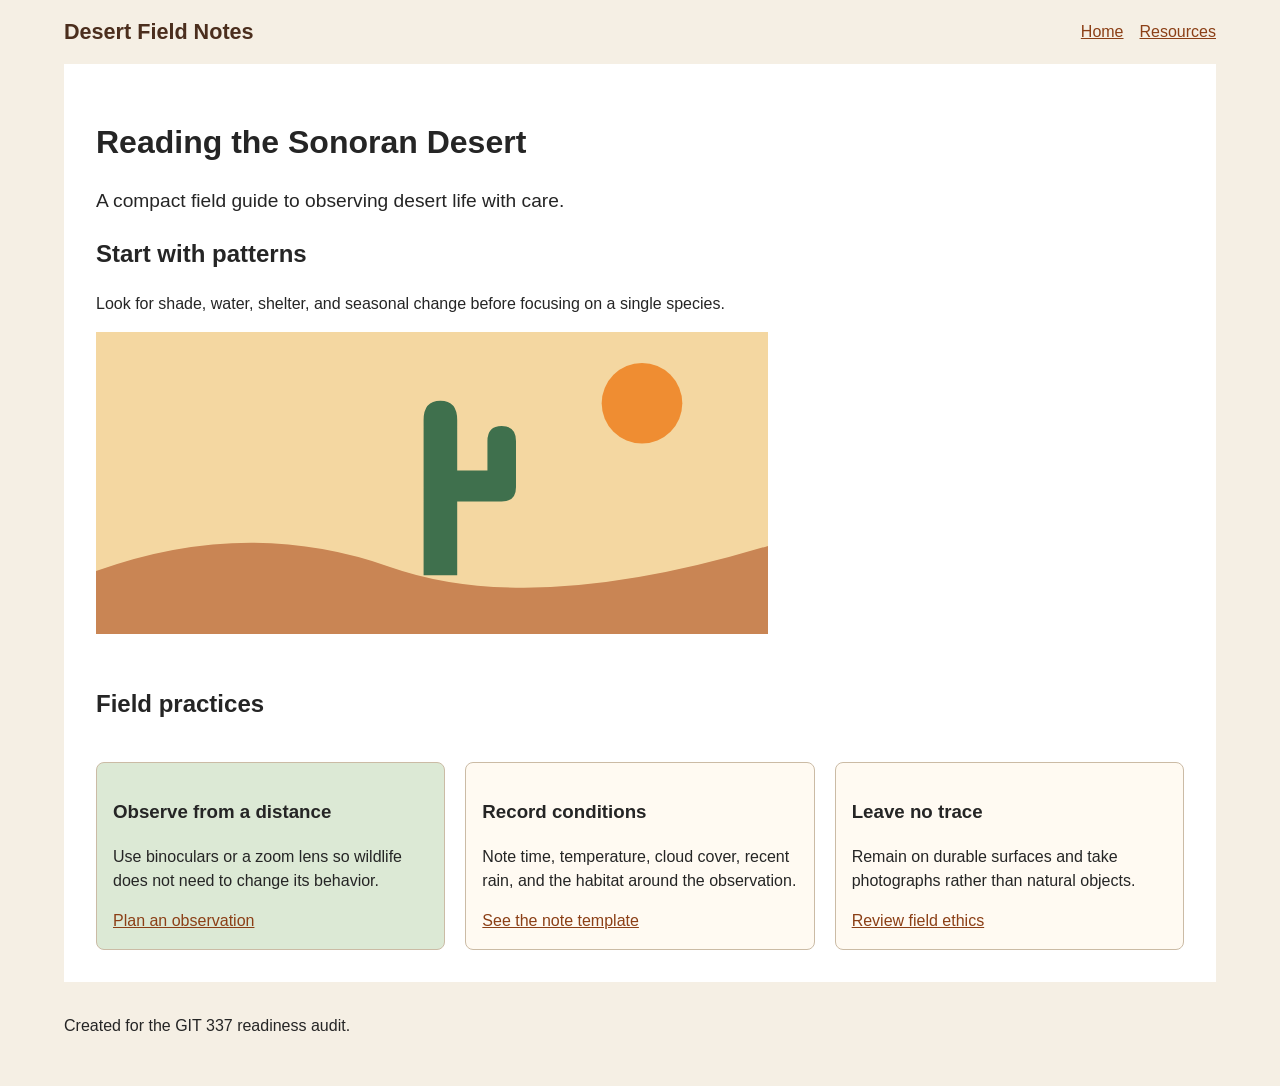
<file: index.html>
<!doctype html>
<html lang="en">
  <head>
    <meta charset="utf-8">
    <meta name="viewport" content="width=device-width, initial-scale=1">
    <title>Desert Field Notes</title>
    <link rel="stylesheet" href="css/styles.css">
  </head>
  <body>
    <header class="site-header">
      <a class="site-name" href="index.html">Desert Field Notes</a>
      <nav aria-label="Primary navigation">
        <ul class="nav-list">
          <li><a href="index.html">Home</a></li>
          <li><a href="pages/resources.html">Resources</a></li>
        </ul>
      </nav>
    </header>

    <main>
      <h1>Reading the Sonoran Desert</h1>
      <p class="lede">A compact field guide to observing desert life with care.</p>

      <section class="intro">
        <h2>Start with patterns</h2>
        <p>Look for shade, water, shelter, and seasonal change before focusing on a single species.</p>
        <img src="images/saguaro-study.svg" alt="An image of a desert scene featuring a saguaro cactus in the center.">
      </section>

      <section class="cards" aria-labelledby="field-practices">
        <h2 id="field-practices">Field practices</h2>
        <article class="card featured" id="featured-card">
          <h3>Observe from a distance</h3>
          <p>Use binoculars or a zoom lens so wildlife does not need to change its behavior.</p>
          <a href="pages/resources.html">Plan an observation</a>
        </article>
        <article class="card">
          <h3>Record conditions</h3>
          <p>Note time, temperature, cloud cover, recent rain, and the habitat around the observation.</p>
          <a href="pages/resources.html#notes">See the note template</a>
        </article>
        <article class="card">
          <h3>Leave no trace</h3>
          <p>Remain on durable surfaces and take photographs rather than natural objects.</p>
          <a href="pages/resources.html#ethics">Review field ethics</a>
        </article>
      </section>
    </main>

    <footer>
      <p>Created for the GIT 337 readiness audit.</p>
    </footer>
  </body>
</html>
</file>
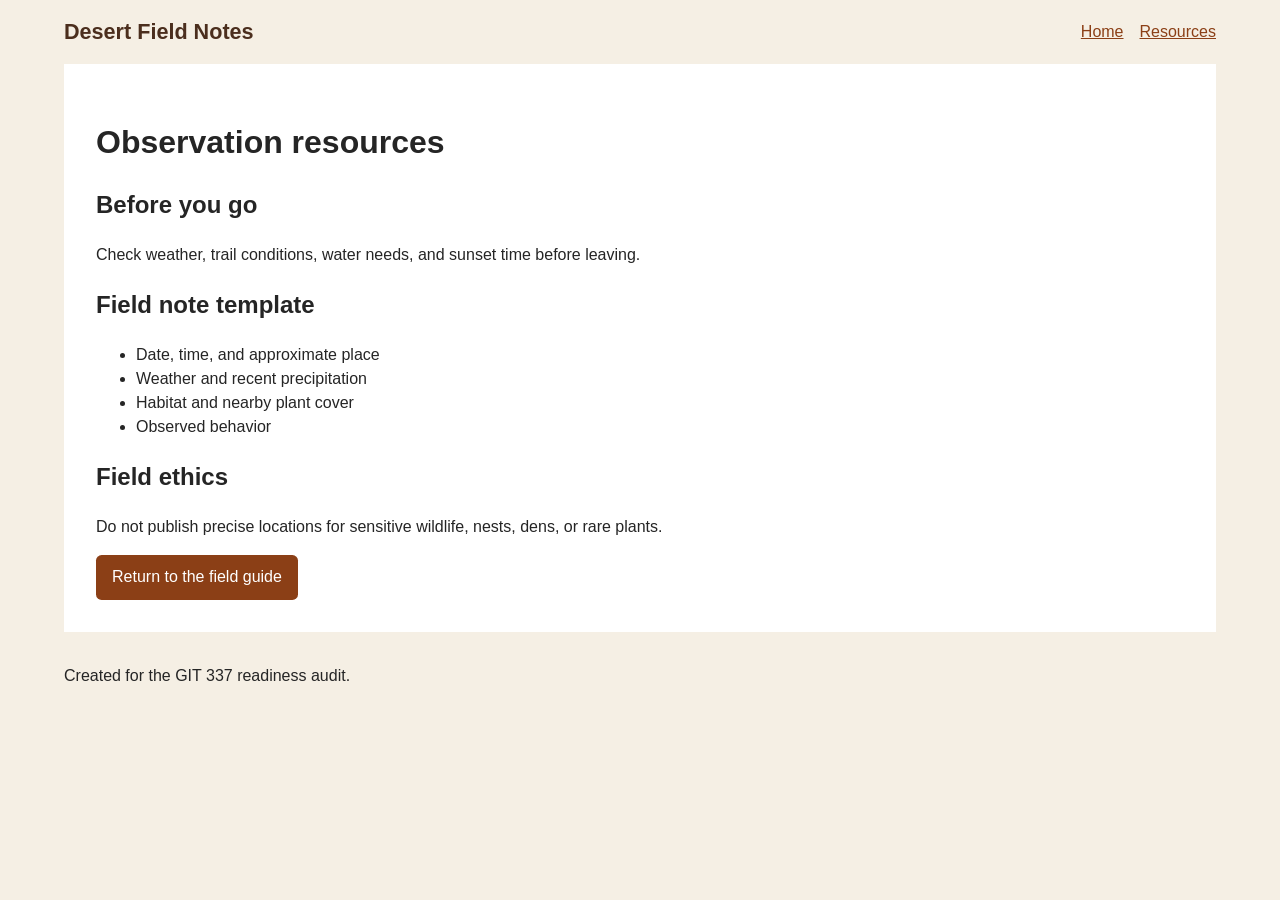
<file: pages/resources.html>
<!doctype html>
<html lang="en">
  <head>
    <meta charset="utf-8">
    <meta name="viewport" content="width=device-width, initial-scale=1">
    <title>Resources | Desert Field Notes</title>
    <link rel="stylesheet" href="../css/styles.css">
  </head>
  <body>
    <header class="site-header">
      <a class="site-name" href="../index.html">Desert Field Notes</a>
      <nav aria-label="Primary navigation">
        <ul class="nav-list">
          <li><a href="../index.html">Home</a></li>
          <li><a href="resources.html">Resources</a></li>
        </ul>
      </nav>
    </header>

    <main>
      <h1>Observation resources</h1>
      <section>
        <h2>Before you go</h2>
        <p>Check weather, trail conditions, water needs, and sunset time before leaving.</p>
      </section>

      <section id="notes">
        <h2>Field note template</h2>
        <ul>
          <li>Date, time, and approximate place</li>
          <li>Weather and recent precipitation</li>
          <li>Habitat and nearby plant cover</li>
          <li>Observed behavior</li>
        </ul>
      </section>

      <section id="ethics">
        <h2>Field ethics</h2>
        <p>Do not publish precise locations for sensitive wildlife, nests, dens, or rare plants.</p>
        <a class="button" href="../index.html">Return to the field guide</a>
      </section>
    </main>

    <footer>
      <p>Created for the GIT 337 readiness audit.</p>
    </footer>
  </body>
</html>
</file>
<file: css/styles.css>
* {
  box-sizing: border-box;
}

body {
  margin: 0;
  color: #252525;
  background: #f5efe4;
  font-family: Arial, Helvetica, sans-serif;
  line-height: 1.5;
}

a {
  color: #8b3f16;
}

/*a:focus {
  outline: none;
}*/

.site-header,
main,
footer {
  width: 90%;
  margin-inline: auto;
}

.site-header {
  display: flex;
  align-items: center;
  justify-content: space-between;
  padding-block: 1rem;
}

.site-name {
  color: #4b2e1d;
  font-size: 1.35rem;
  font-weight: 700;
  text-decoration: none;
}

.nav-list {
  display: flex;
  gap: 1rem;
  margin: 0;
  padding: 0;
  list-style: none;
}

main {
  padding: 2rem;
  background: #fff;
}

.lede {
  max-width: 60ch;
  font-size: 1.2rem;
}

.intro img {
  display: block;
  width: 100%;
  max-width: 42rem;
  height: auto;
}

.cards {
  display: grid;
  grid-template-columns: repeat(3, 1fr);
  gap: 1.25rem;
  margin-top: 2rem;
}

.cards > h2 {
  grid-column: 1 / -1;
}

.card {
  padding: 1rem;
  border: 1px solid #cbbba5;
  border-radius: .5rem;
  background: #fffaf2;
}

:where(#featured-card) {
  background: #f4d7a1;
}

.featured {
  background: #dce9d5;
}

.button {
  display: inline-block;
  padding: .65rem 1rem;
  color: white;
  background: #8b3f16;
  border-radius: .35rem;
  text-decoration: none;
}

footer {
  padding-block: 1rem 2rem;
}

@media (max-width: 700px) {
  .site-header {
    flex-direction: column;
    align-items: flex-start;
  }

  .cards {
    grid-template-columns: 1fr;
  }
}
</file>
